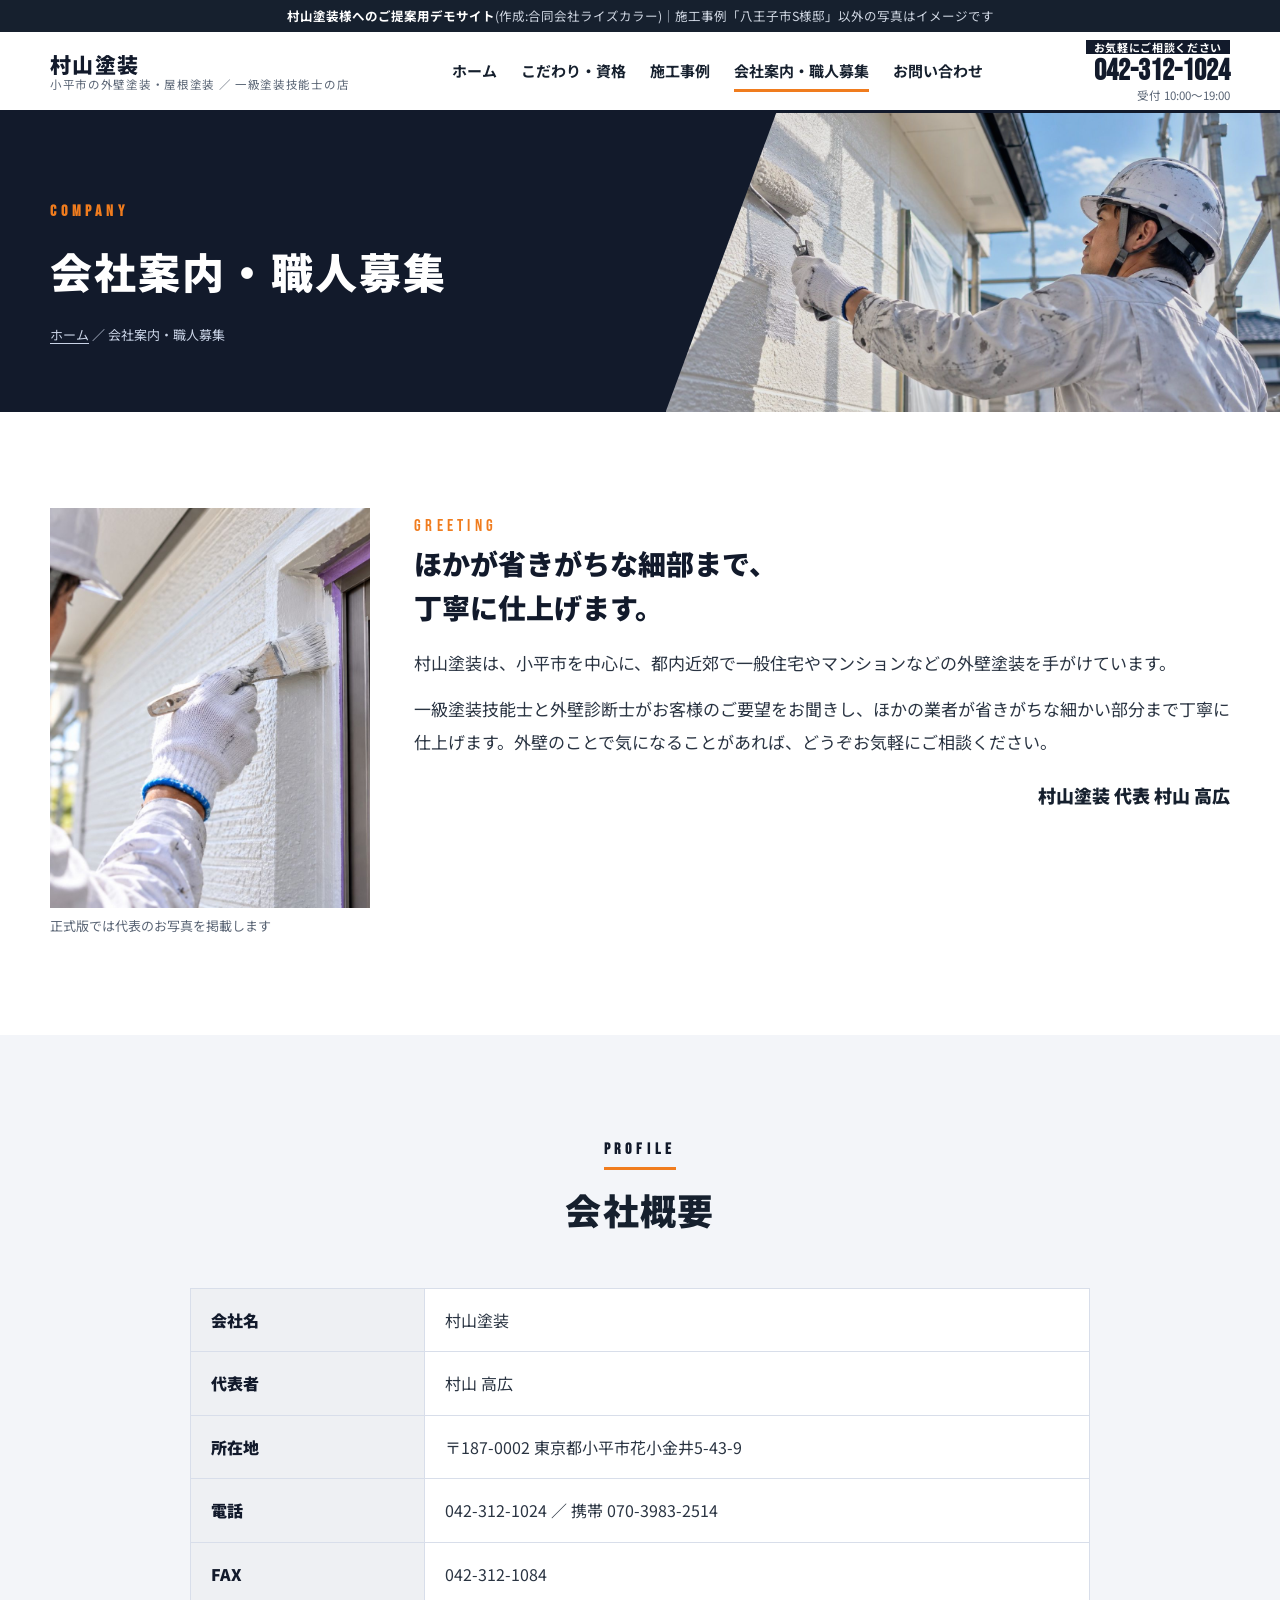
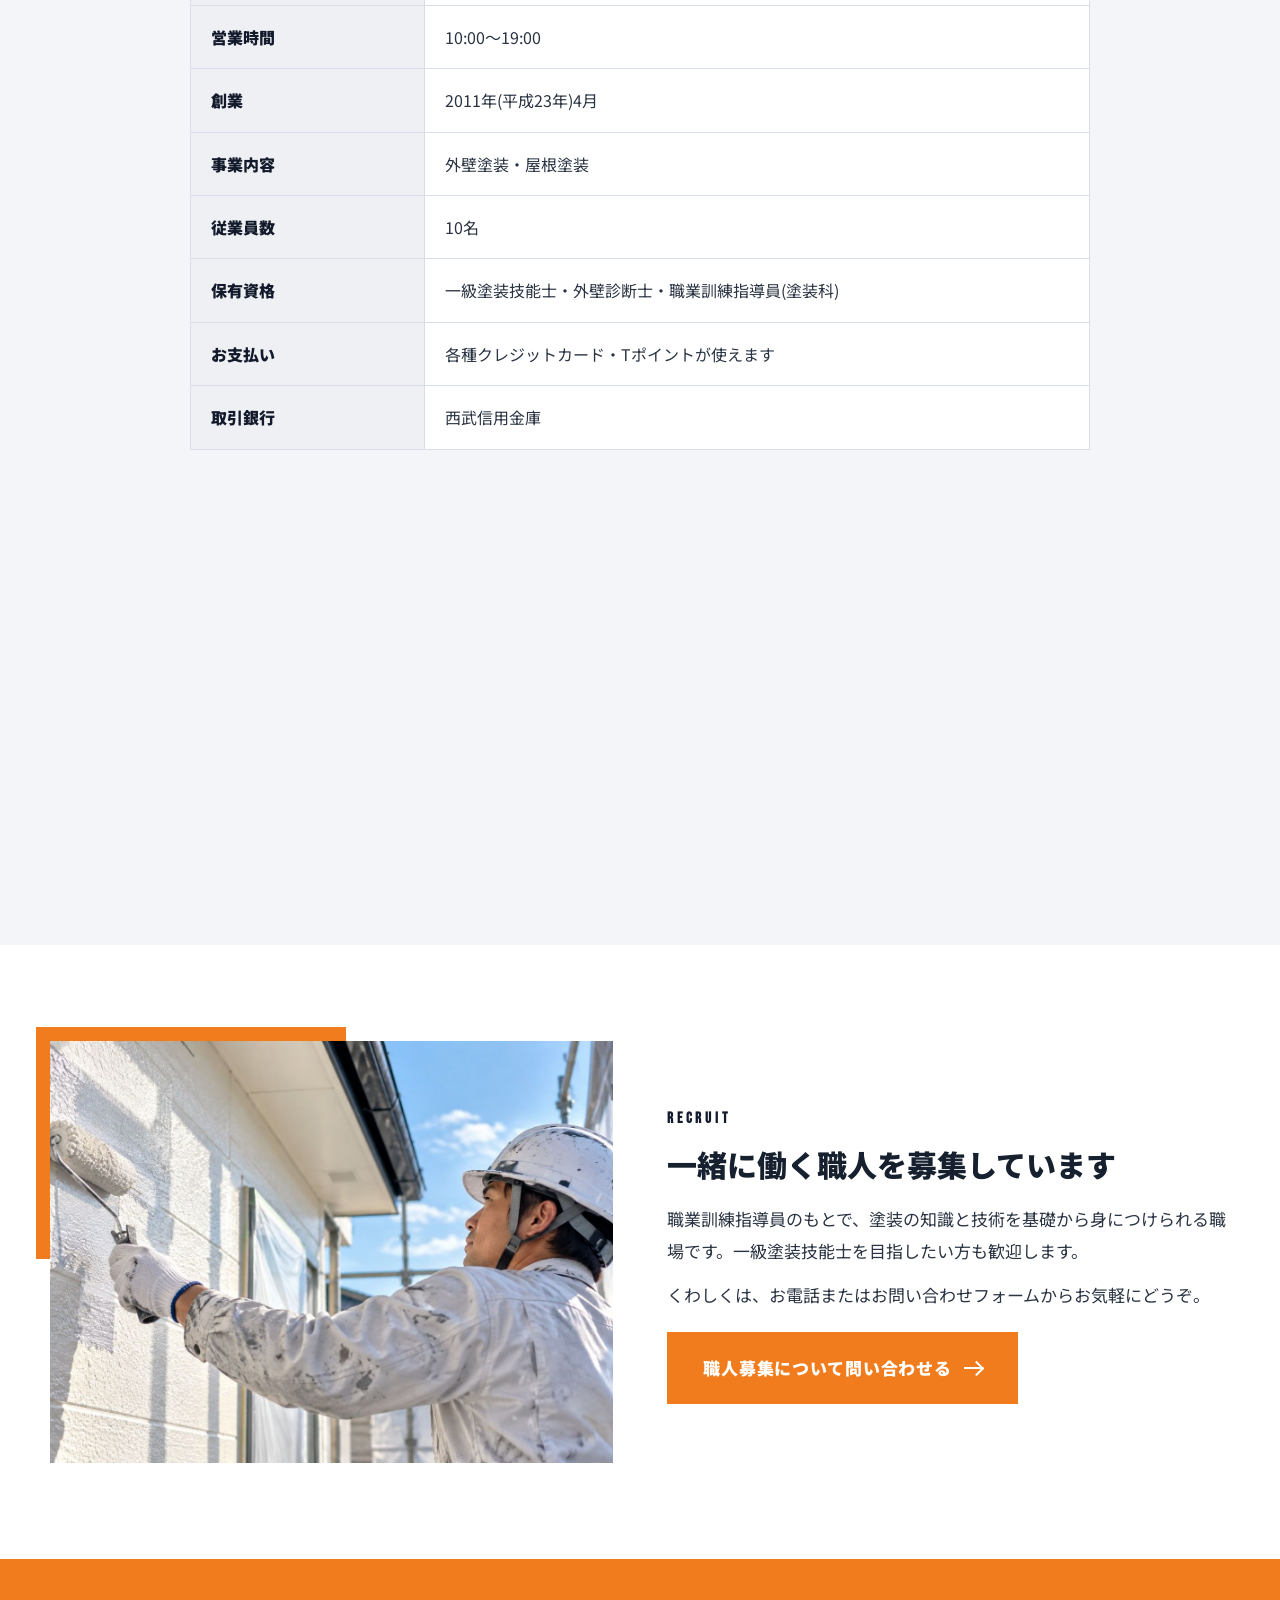
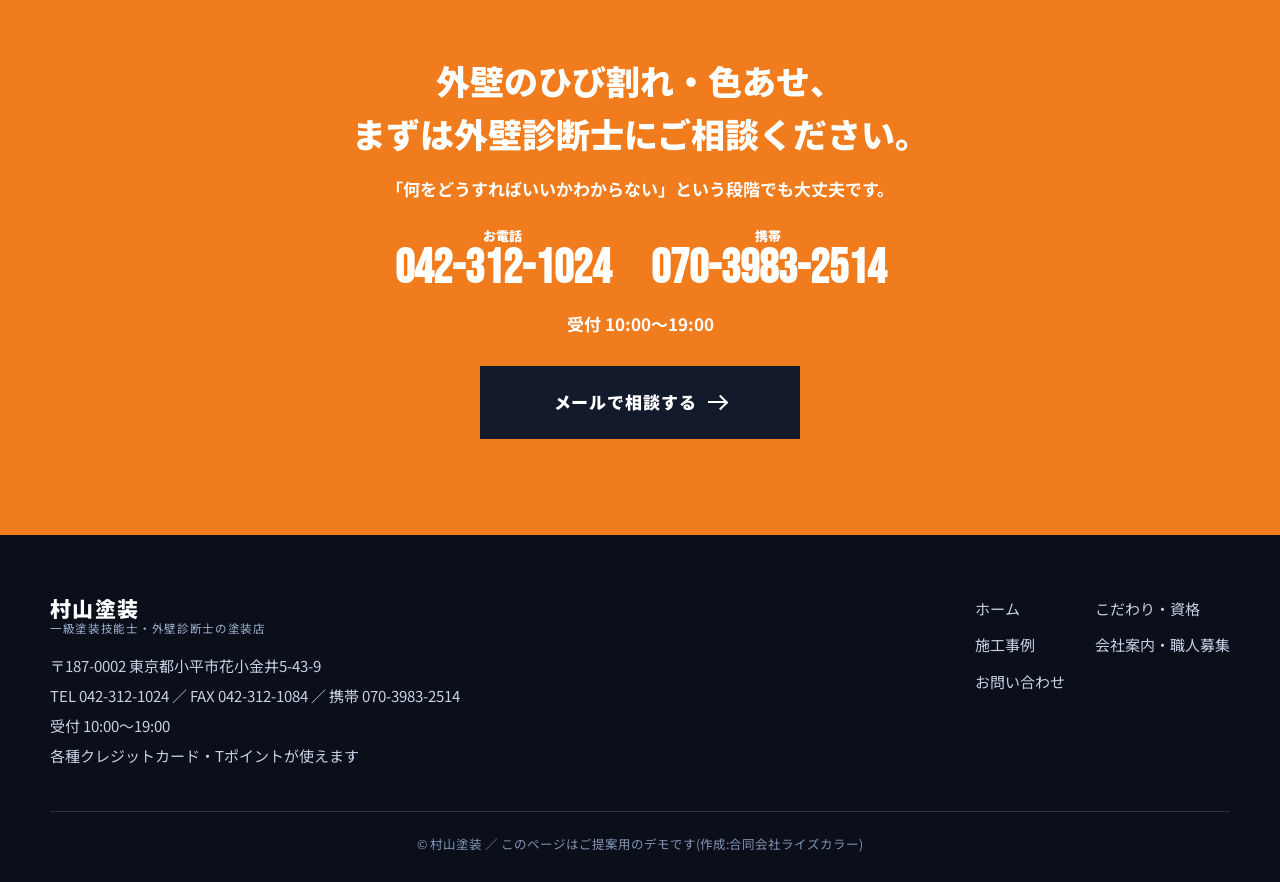
<file: company.html>
<!doctype html>
<html lang="ja">
<head>
<meta charset="utf-8">
<meta name="viewport" content="width=device-width,initial-scale=1">
<title>会社案内・職人募集|村山塗装</title>
<meta name="description" content="代表あいさつ、会社概要、職人募集。">
<meta name="robots" content="noindex,nofollow">
<link rel="preconnect" href="https://fonts.googleapis.com">
<link rel="preconnect" href="https://fonts.gstatic.com" crossorigin>
<link href="https://fonts.googleapis.com/css2?family=Noto+Sans+JP:wght@400;700;900&family=Bebas+Neue&display=swap" rel="stylesheet">
<link rel="stylesheet" href="style.css">
</head>
<body>
<div class="demo-ribbon"><strong>村山塗装様へのご提案用デモサイト</strong>(作成:合同会社ライズカラー)｜施工事例「八王子市S様邸」以外の写真はイメージです</div>
<header class="header">
  <div class="wrap">
    <a href="index.html" class="logo"><span class="t"><span class="name">村山塗装</span><span class="sub">小平市の外壁塗装・屋根塗装 ／ 一級塗装技能士の店</span></span></a>
    <nav class="nav" aria-label="メインメニュー">
      <a href="index.html">ホーム</a>
      <a href="kodawari.html">こだわり・資格</a>
      <a href="works.html">施工事例</a>
      <a href="company.html" class="current">会社案内・職人募集</a>
      <a href="contact.html">お問い合わせ</a>
    </nav>
    <a href="tel:0423121024" class="head-tel"><span class="free">お気軽にご相談ください</span><span class="n">042-312-1024</span><span class="time">受付 10:00〜19:00</span></a>
    <button class="menu-btn" aria-label="メニュー" aria-expanded="false"><span></span><span></span><span></span></button>
  </div>
</header>
<div class="page-head">
  <div class="bg" style="background-image:url('img/hero.jpg')"></div>
  <div class="wrap"><span class="en">COMPANY</span><h1>会社案内・職人募集</h1><p class="breadcrumb"><a href="index.html">ホーム</a> ／ 会社案内・職人募集</p></div>
</div>
<main>
<section>
  <div class="wrap">
    <div class="greeting reveal">
      <figure class="ph"><img src="img/brush.jpg" alt="" loading="lazy"><figcaption>正式版では代表のお写真を掲載します</figcaption></figure>
      <div>
        <span class="tag" style="font-family:'Bebas Neue';letter-spacing:.25em;color:var(--yellow)">GREETING</span>
        <h3>ほかが省きがちな細部まで、<br>丁寧に仕上げます。</h3>
        <p>村山塗装は、小平市を中心に、都内近郊で一般住宅やマンションなどの外壁塗装を手がけています。</p>
        <p>一級塗装技能士と外壁診断士がお客様のご要望をお聞きし、ほかの業者が省きがちな細かい部分まで丁寧に仕上げます。外壁のことで気になることがあれば、どうぞお気軽にご相談ください。</p>
        <p class="sign">村山塗装 代表 村山 高広</p>
      </div>
    </div>
  </div>
</section>

<section class="bg-gray">
  <div class="wrap">
    <div class="title center reveal"><span class="en">PROFILE</span><h2>会社概要</h2></div>
    <div class="reveal" style="max-width:900px;margin-inline:auto">
      <table class="table">
        <tr><th>会社名</th><td>村山塗装</td></tr>
        <tr><th>代表者</th><td>村山 高広</td></tr>
        <tr><th>所在地</th><td>〒187-0002 東京都小平市花小金井5-43-9</td></tr>
        <tr><th>電話</th><td><a href="tel:0423121024">042-312-1024</a> ／ 携帯 <a href="tel:07039832514">070-3983-2514</a></td></tr>
        <tr><th>FAX</th><td>042-312-1084</td></tr>
        <tr><th>営業時間</th><td>10:00〜19:00</td></tr>
        <tr><th>創業</th><td>2011年(平成23年)4月</td></tr>
        <tr><th>事業内容</th><td>外壁塗装・屋根塗装</td></tr>
        <tr><th>従業員数</th><td>10名</td></tr>
        <tr><th>保有資格</th><td>一級塗装技能士・外壁診断士・職業訓練指導員(塗装科)</td></tr>
        <tr><th>お支払い</th><td>各種クレジットカード・Tポイントが使えます</td></tr>
        <tr><th>取引銀行</th><td>西武信用金庫</td></tr>
      </table>
      <div class="map" style="margin-top:30px"><iframe style="width:100%;height:360px;border:0" src="https://maps.google.com/maps?q=%E6%9D%B1%E4%BA%AC%E9%83%BD%E5%B0%8F%E5%B9%B3%E5%B8%82%E8%8A%B1%E5%B0%8F%E9%87%91%E4%BA%955-43-9&z=16&output=embed" title="村山塗装の地図" loading="lazy"></iframe></div>
    </div>
  </div>
</section>

<section>
  <div class="wrap">
    <div class="split reveal">
      <div class="ph"><img src="img/hero.jpg" alt="" loading="lazy"></div>
      <div><span class="tag">RECRUIT</span><h3>一緒に働く職人を募集しています</h3><p>職業訓練指導員のもとで、塗装の知識と技術を基礎から身につけられる職場です。一級塗装技能士を目指したい方も歓迎します。</p><p>くわしくは、お電話またはお問い合わせフォームからお気軽にどうぞ。</p><div class="btns" style="margin-top:20px"><a href="contact.html#form" class="btn btn-yellow">職人募集について問い合わせる<span class="ar"></span></a></div></div>
    </div>
  </div>
</section>
<section class="cta" style="background:var(--yellow);color:#fff">
  <div class="wrap reveal">
    <h2 style="color:#fff">外壁のひび割れ・色あせ、<br>まずは外壁診断士にご相談ください。</h2>
    <p>「何をどうすればいいかわからない」という段階でも大丈夫です。</p>
    <div class="tels">
      <a href="tel:0423121024" style="color:#fff"><small style="color:#fff">お電話</small><span class="num" style="color:#fff">042-312-1024</span></a>
      <a href="tel:07039832514" style="color:#fff"><small style="color:#fff">携帯</small><span class="num" style="color:#fff">070-3983-2514</span></a>
    </div>
    <p>受付 10:00〜19:00</p>
    <div class="btns"><a href="contact.html#form" class="btn btn-blue">メールで相談する<span class="ar"></span></a></div>
  </div>
</section>
</main>
<footer class="footer">
  <div class="wrap">
    <div class="cols">
      <div>
        <a href="index.html" class="logo"><span class="t"><span class="name">村山塗装</span><span class="sub">一級塗装技能士・外壁診断士の塗装店</span></span></a>
        <address>〒187-0002 東京都小平市花小金井5-43-9<br>TEL 042-312-1024 ／ FAX 042-312-1084 ／ 携帯 070-3983-2514<br>受付 10:00〜19:00<br>各種クレジットカード・Tポイントが使えます</address>
      </div>
      <nav aria-label="フッターメニュー">
        <a href="index.html">ホーム</a><a href="kodawari.html">こだわり・資格</a>
        <a href="works.html">施工事例</a><a href="company.html">会社案内・職人募集</a>
        <a href="contact.html">お問い合わせ</a>
      </nav>
    </div>
    <p class="copy">© 村山塗装 ／ このページはご提案用のデモです(作成:合同会社ライズカラー)</p>
  </div>
</footer>
<div class="sp-bar"><a class="t" href="tel:0423121024">電話で相談する</a><a class="m" href="contact.html#form" style="color:#fff">メールで相談</a></div>
<script src="main.js"></script>
</body>
</html>
</file>
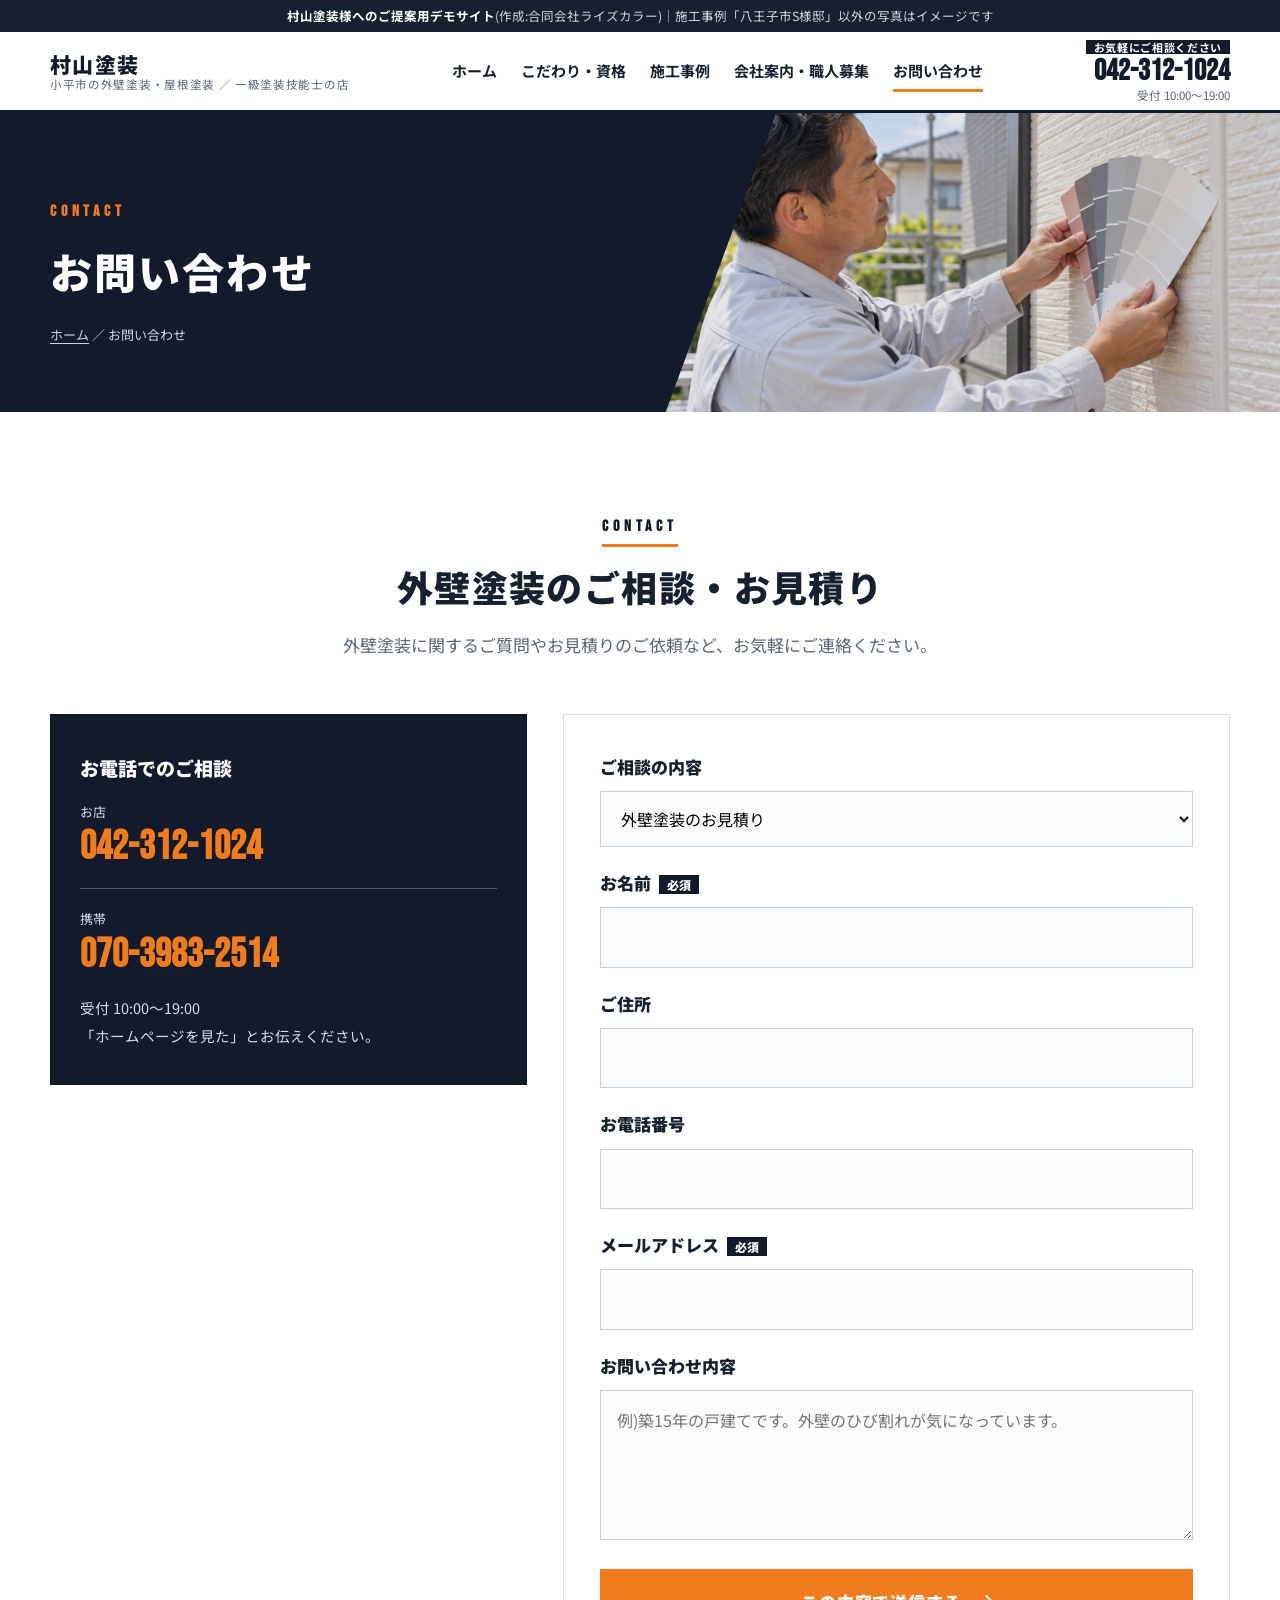
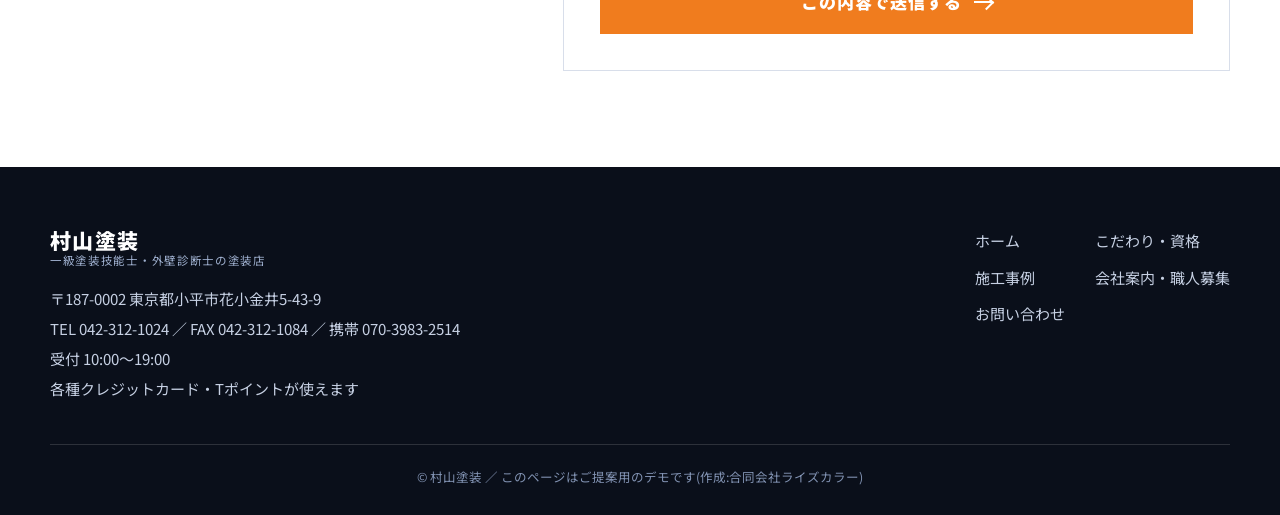
<file: contact.html>
<!doctype html>
<html lang="ja">
<head>
<meta charset="utf-8">
<meta name="viewport" content="width=device-width,initial-scale=1">
<title>お問い合わせ|村山塗装</title>
<meta name="description" content="外壁塗装のご相談・お見積りはお気軽に。">
<meta name="robots" content="noindex,nofollow">
<link rel="preconnect" href="https://fonts.googleapis.com">
<link rel="preconnect" href="https://fonts.gstatic.com" crossorigin>
<link href="https://fonts.googleapis.com/css2?family=Noto+Sans+JP:wght@400;700;900&family=Bebas+Neue&display=swap" rel="stylesheet">
<link rel="stylesheet" href="style.css">
</head>
<body>
<div class="demo-ribbon"><strong>村山塗装様へのご提案用デモサイト</strong>(作成:合同会社ライズカラー)｜施工事例「八王子市S様邸」以外の写真はイメージです</div>
<header class="header">
  <div class="wrap">
    <a href="index.html" class="logo"><span class="t"><span class="name">村山塗装</span><span class="sub">小平市の外壁塗装・屋根塗装 ／ 一級塗装技能士の店</span></span></a>
    <nav class="nav" aria-label="メインメニュー">
      <a href="index.html">ホーム</a>
      <a href="kodawari.html">こだわり・資格</a>
      <a href="works.html">施工事例</a>
      <a href="company.html">会社案内・職人募集</a>
      <a href="contact.html" class="current">お問い合わせ</a>
    </nav>
    <a href="tel:0423121024" class="head-tel"><span class="free">お気軽にご相談ください</span><span class="n">042-312-1024</span><span class="time">受付 10:00〜19:00</span></a>
    <button class="menu-btn" aria-label="メニュー" aria-expanded="false"><span></span><span></span><span></span></button>
  </div>
</header>
<div class="page-head">
  <div class="bg" style="background-image:url('img/color.jpg')"></div>
  <div class="wrap"><span class="en">CONTACT</span><h1>お問い合わせ</h1><p class="breadcrumb"><a href="index.html">ホーム</a> ／ お問い合わせ</p></div>
</div>
<main>
<section id="form">
  <div class="wrap">
    <div class="title center reveal"><span class="en">CONTACT</span><h2>外壁塗装のご相談・お見積り</h2><p>外壁塗装に関するご質問やお見積りのご依頼など、お気軽にご連絡ください。</p></div>
    <div class="contact-box">
      <div class="tel-card reveal">
        <h3>お電話でのご相談</h3>
        <div class="row"><small>お店</small><a class="n" href="tel:0423121024">042-312-1024</a></div>
        <div class="row"><small>携帯</small><a class="n" href="tel:07039832514">070-3983-2514</a></div>
        <p>受付 10:00〜19:00<br>「ホームページを見た」とお伝えください。</p>
      </div>
      <form class="form reveal d1" novalidate>
        <div class="row"><label for="kind">ご相談の内容</label><select id="kind"><option>外壁塗装のお見積り</option><option>屋根塗装のお見積り</option><option>雨樋・防水について</option><option>職人募集について</option><option>その他</option></select></div>
        <div class="row"><label for="nm">お名前<span class="req">必須</span></label><input id="nm" type="text" autocomplete="name"></div>
        <div class="row"><label for="adr">ご住所</label><input id="adr" type="text" autocomplete="street-address"></div>
        <div class="row"><label for="tel">お電話番号</label><input id="tel" type="tel" autocomplete="tel"></div>
        <div class="row"><label for="mail">メールアドレス<span class="req">必須</span></label><input id="mail" type="email" autocomplete="email"></div>
        <div class="row"><label for="msg">お問い合わせ内容</label><textarea id="msg" placeholder="例)築15年の戸建てです。外壁のひび割れが気になっています。"></textarea></div>
        <button type="submit" class="btn btn-yellow" style="width:100%">この内容で送信する<span class="ar"></span></button>
        <p class="msg">これはご提案用のデモのため、送信はされません。正式版では、村山塗装様のメールに届くように設定します。</p>
      </form>
    </div>
  </div>
</section>
</main>
<footer class="footer">
  <div class="wrap">
    <div class="cols">
      <div>
        <a href="index.html" class="logo"><span class="t"><span class="name">村山塗装</span><span class="sub">一級塗装技能士・外壁診断士の塗装店</span></span></a>
        <address>〒187-0002 東京都小平市花小金井5-43-9<br>TEL 042-312-1024 ／ FAX 042-312-1084 ／ 携帯 070-3983-2514<br>受付 10:00〜19:00<br>各種クレジットカード・Tポイントが使えます</address>
      </div>
      <nav aria-label="フッターメニュー">
        <a href="index.html">ホーム</a><a href="kodawari.html">こだわり・資格</a>
        <a href="works.html">施工事例</a><a href="company.html">会社案内・職人募集</a>
        <a href="contact.html">お問い合わせ</a>
      </nav>
    </div>
    <p class="copy">© 村山塗装 ／ このページはご提案用のデモです(作成:合同会社ライズカラー)</p>
  </div>
</footer>
<div class="sp-bar"><a class="t" href="tel:0423121024">電話で相談する</a><a class="m" href="contact.html#form" style="color:#fff">メールで相談</a></div>
<script src="main.js"></script>
</body>
</html>
</file>
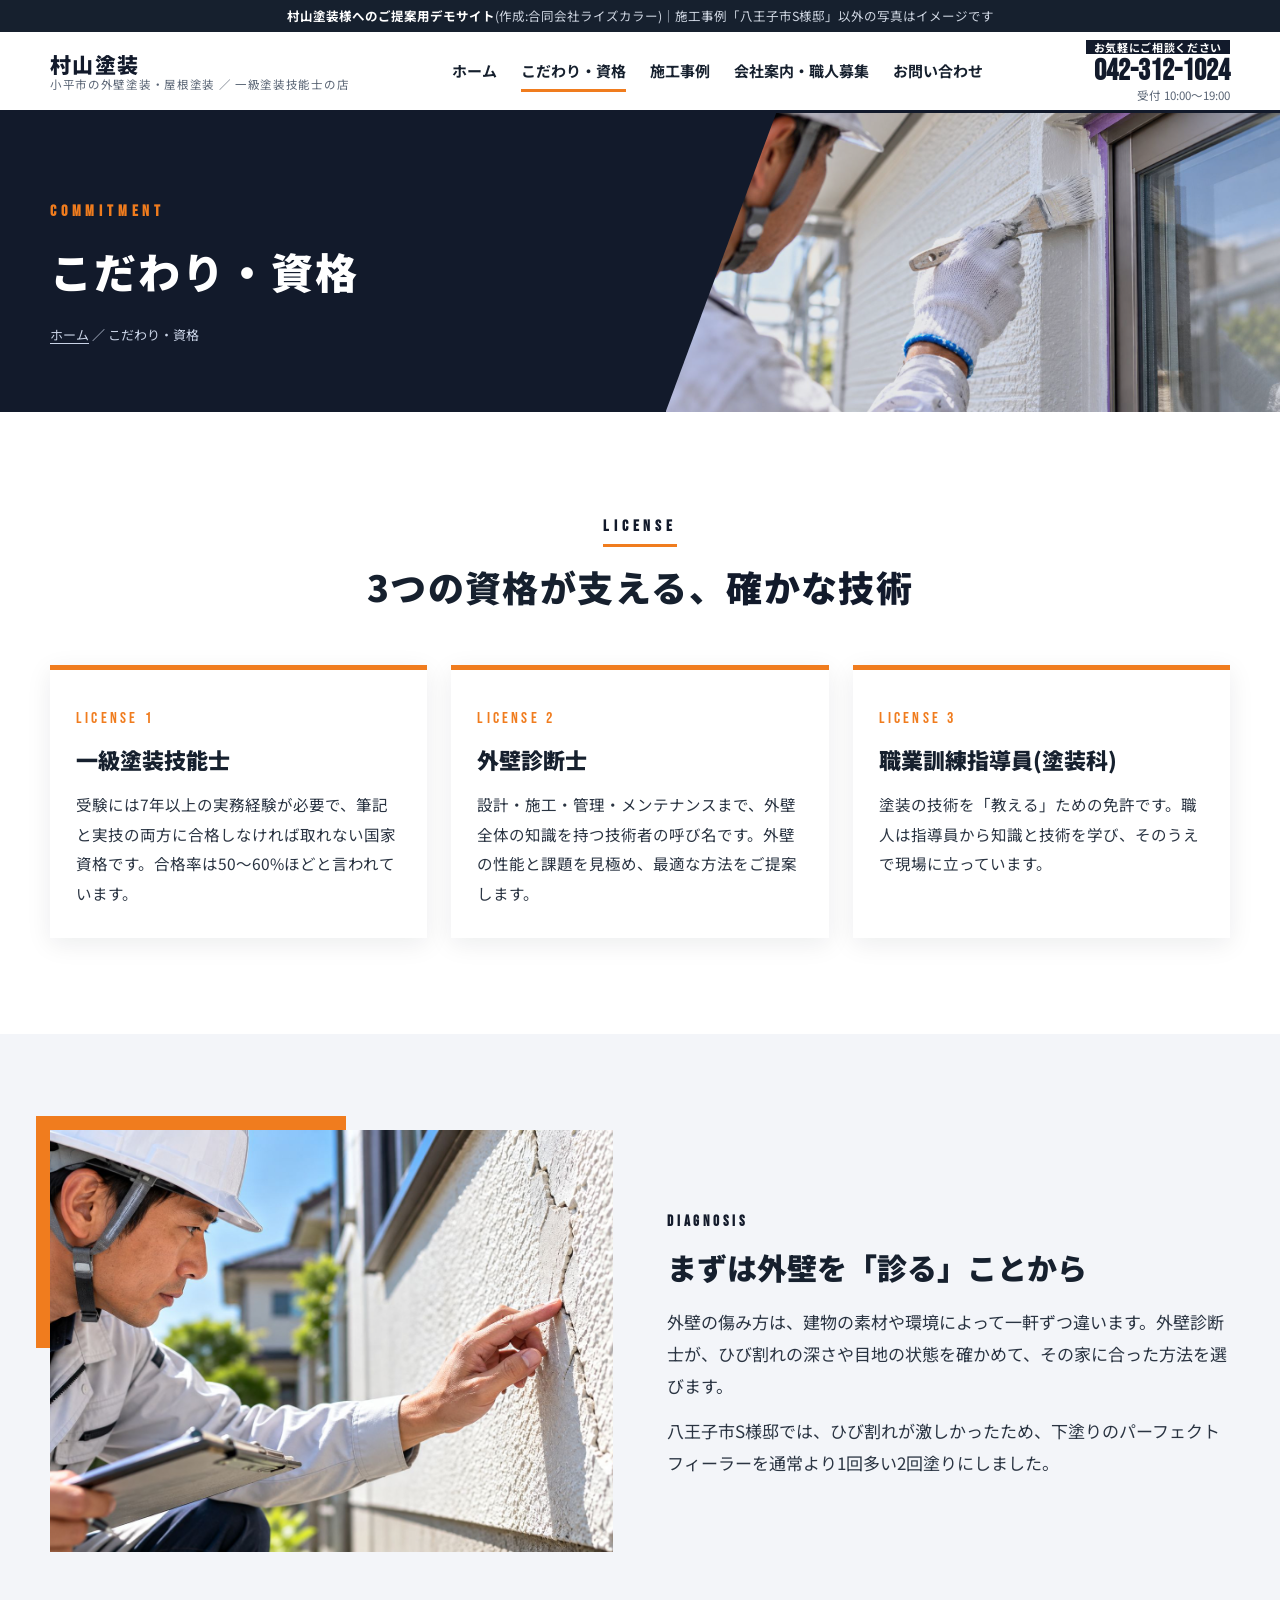
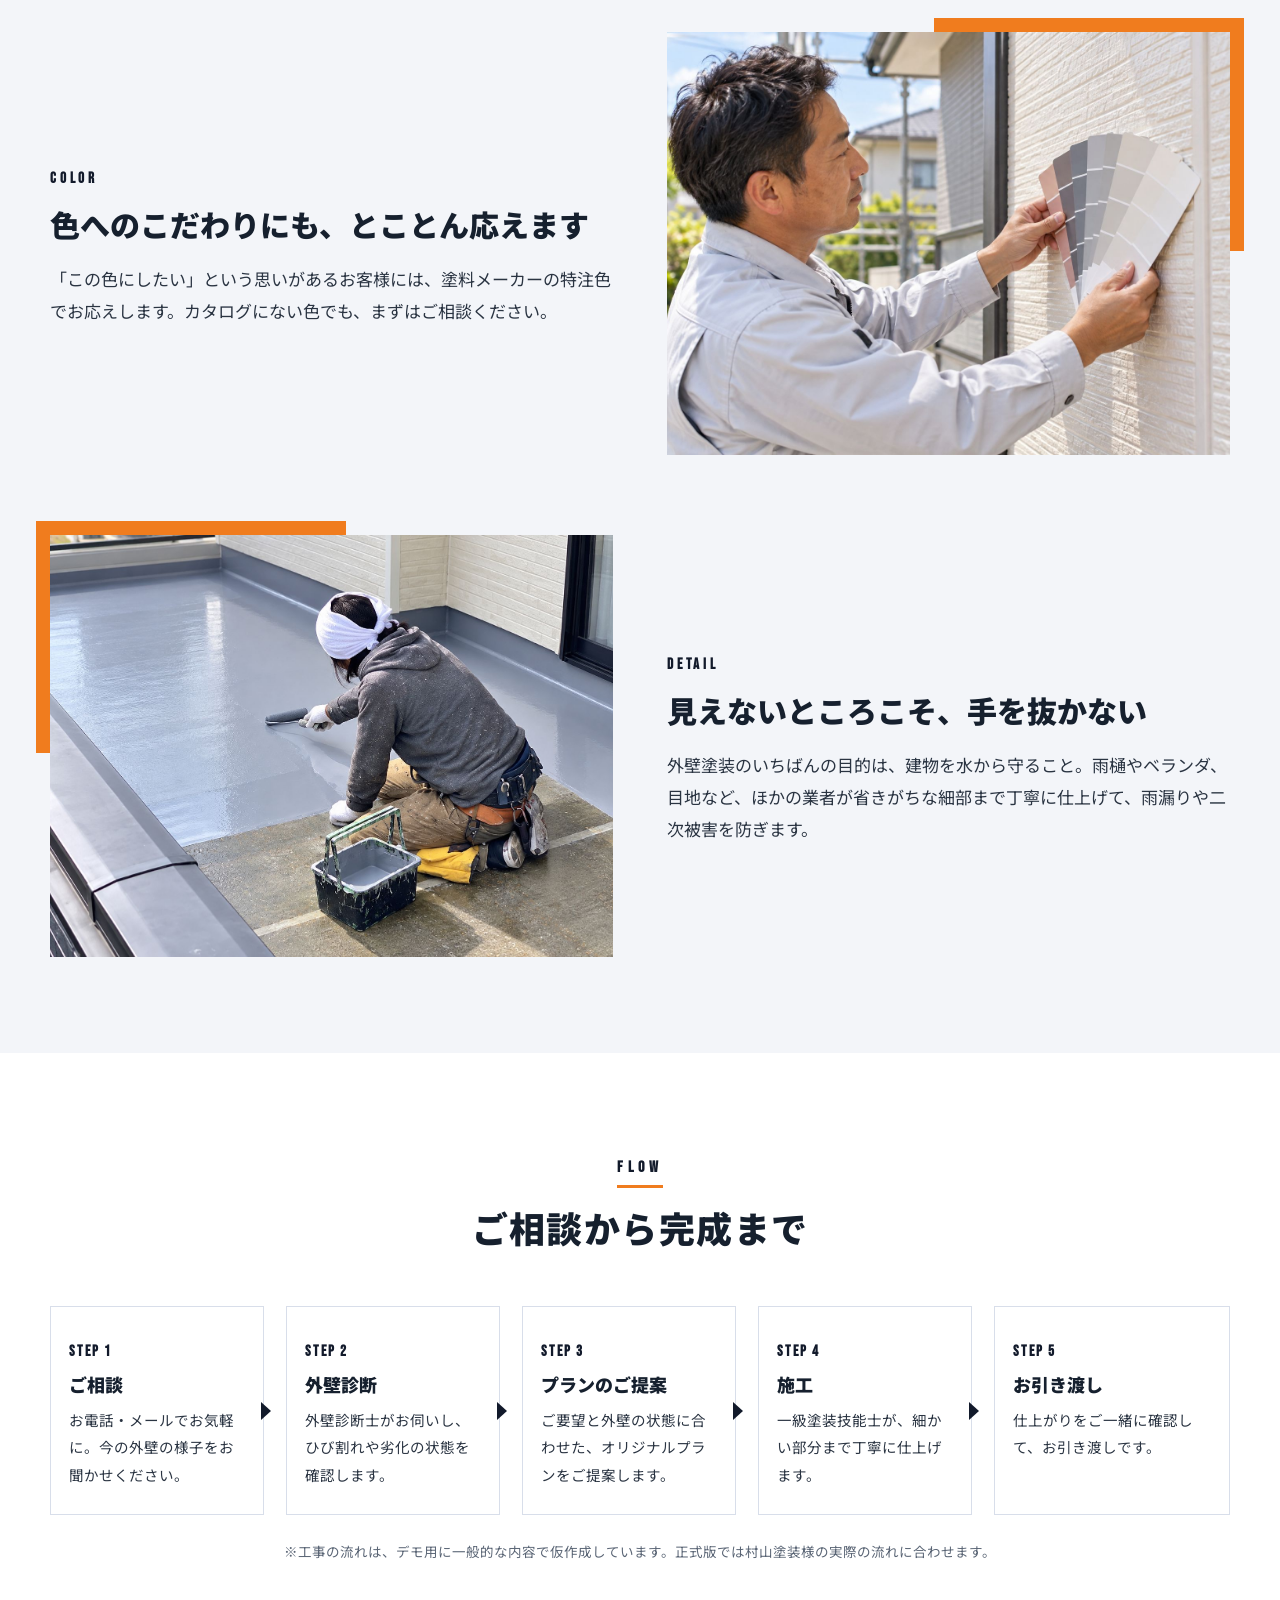
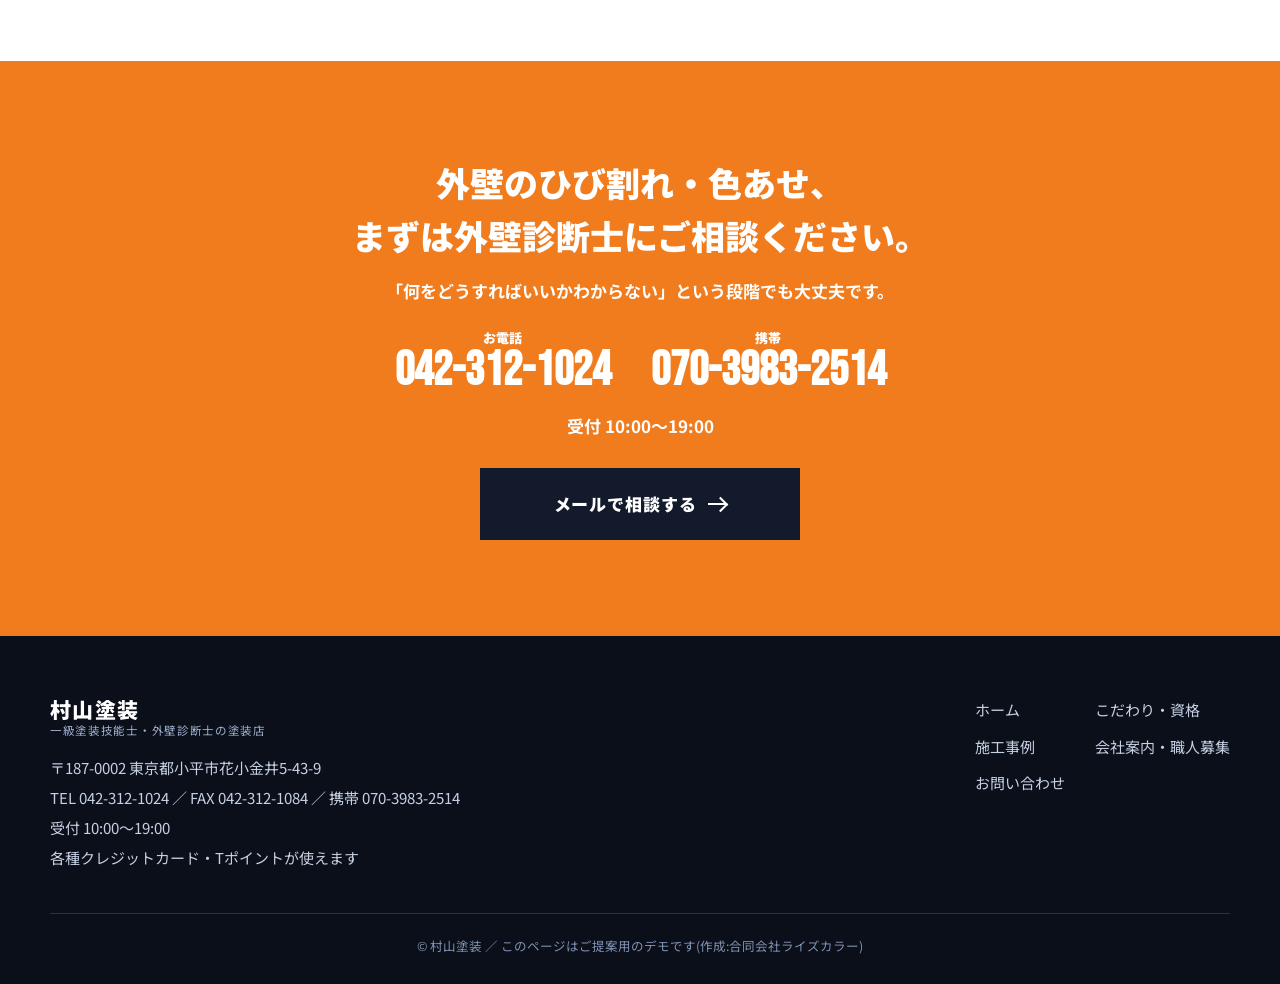
<file: kodawari.html>
<!doctype html>
<html lang="ja">
<head>
<meta charset="utf-8">
<meta name="viewport" content="width=device-width,initial-scale=1">
<title>こだわり・資格|村山塗装</title>
<meta name="description" content="一級塗装技能士・外壁診断士・職業訓練指導員。村山塗装のこだわりと、ご相談から完成までの流れ。">
<meta name="robots" content="noindex,nofollow">
<link rel="preconnect" href="https://fonts.googleapis.com">
<link rel="preconnect" href="https://fonts.gstatic.com" crossorigin>
<link href="https://fonts.googleapis.com/css2?family=Noto+Sans+JP:wght@400;700;900&family=Bebas+Neue&display=swap" rel="stylesheet">
<link rel="stylesheet" href="style.css">
</head>
<body>
<div class="demo-ribbon"><strong>村山塗装様へのご提案用デモサイト</strong>(作成:合同会社ライズカラー)｜施工事例「八王子市S様邸」以外の写真はイメージです</div>
<header class="header">
  <div class="wrap">
    <a href="index.html" class="logo"><span class="t"><span class="name">村山塗装</span><span class="sub">小平市の外壁塗装・屋根塗装 ／ 一級塗装技能士の店</span></span></a>
    <nav class="nav" aria-label="メインメニュー">
      <a href="index.html">ホーム</a>
      <a href="kodawari.html" class="current">こだわり・資格</a>
      <a href="works.html">施工事例</a>
      <a href="company.html">会社案内・職人募集</a>
      <a href="contact.html">お問い合わせ</a>
    </nav>
    <a href="tel:0423121024" class="head-tel"><span class="free">お気軽にご相談ください</span><span class="n">042-312-1024</span><span class="time">受付 10:00〜19:00</span></a>
    <button class="menu-btn" aria-label="メニュー" aria-expanded="false"><span></span><span></span><span></span></button>
  </div>
</header>
<div class="page-head">
  <div class="bg" style="background-image:url('img/brush.jpg')"></div>
  <div class="wrap"><span class="en">COMMITMENT</span><h1>こだわり・資格</h1><p class="breadcrumb"><a href="index.html">ホーム</a> ／ こだわり・資格</p></div>
</div>
<main>
<section>
  <div class="wrap">
    <div class="title center reveal"><span class="en">LICENSE</span><h2>3つの資格が支える、<em>確かな技術</em></h2></div>
    <div class="lic-grid">
      <div class="lic reveal"><span class="k">LICENSE 1</span><h3>一級塗装技能士</h3><p>受験には7年以上の実務経験が必要で、筆記と実技の両方に合格しなければ取れない国家資格です。合格率は50〜60%ほどと言われています。</p></div>
      <div class="lic reveal d1"><span class="k">LICENSE 2</span><h3>外壁診断士</h3><p>設計・施工・管理・メンテナンスまで、外壁全体の知識を持つ技術者の呼び名です。外壁の性能と課題を見極め、最適な方法をご提案します。</p></div>
      <div class="lic reveal d2"><span class="k">LICENSE 3</span><h3>職業訓練指導員(塗装科)</h3><p>塗装の技術を「教える」ための免許です。職人は指導員から知識と技術を学び、そのうえで現場に立っています。</p></div>
    </div>

  </div>
</section>

<section class="bg-gray">
  <div class="wrap">
    <div class="split reveal">
      <div class="ph"><img src="img/check.jpg" alt="外壁診断" loading="lazy"></div>
      <div><span class="tag">DIAGNOSIS</span><h3>まずは外壁を「診る」ことから</h3><p>外壁の傷み方は、建物の素材や環境によって一軒ずつ違います。外壁診断士が、ひび割れの深さや目地の状態を確かめて、その家に合った方法を選びます。</p><p>八王子市S様邸では、ひび割れが激しかったため、下塗りのパーフェクトフィーラーを通常より1回多い2回塗りにしました。</p></div>
    </div>
    <div class="split rev reveal">
      <div class="ph"><img src="img/color.jpg" alt="色見本で外壁の色を選ぶ" loading="lazy"></div>
      <div><span class="tag">COLOR</span><h3>色へのこだわりにも、とことん応えます</h3><p>「この色にしたい」という思いがあるお客様には、塗料メーカーの特注色でお応えします。カタログにない色でも、まずはご相談ください。</p></div>
    </div>
    <div class="split reveal">
      <div class="ph"><img src="img/waterproof.jpg" alt="防水工事" loading="lazy"></div>
      <div><span class="tag">DETAIL</span><h3>見えないところこそ、手を抜かない</h3><p>外壁塗装のいちばんの目的は、建物を水から守ること。雨樋やベランダ、目地など、ほかの業者が省きがちな細部まで丁寧に仕上げて、雨漏りや二次被害を防ぎます。</p></div>
    </div>
  </div>
</section>

<section>
  <div class="wrap">
    <div class="title center reveal"><span class="en">FLOW</span><h2>ご相談から完成まで</h2></div>
    <ol class="flow">
      <li class="reveal"><span class="s">STEP 1</span><h3>ご相談</h3><p>お電話・メールでお気軽に。今の外壁の様子をお聞かせください。</p></li>
      <li class="reveal d1"><span class="s">STEP 2</span><h3>外壁診断</h3><p>外壁診断士がお伺いし、ひび割れや劣化の状態を確認します。</p></li>
      <li class="reveal d2"><span class="s">STEP 3</span><h3>プランのご提案</h3><p>ご要望と外壁の状態に合わせた、オリジナルプランをご提案します。</p></li>
      <li class="reveal d3"><span class="s">STEP 4</span><h3>施工</h3><p>一級塗装技能士が、細かい部分まで丁寧に仕上げます。</p></li>
      <li class="reveal"><span class="s">STEP 5</span><h3>お引き渡し</h3><p>仕上がりをご一緒に確認して、お引き渡しです。</p></li>
    </ol>
    <p class="note">※工事の流れは、デモ用に一般的な内容で仮作成しています。正式版では村山塗装様の実際の流れに合わせます。</p>

  </div>
</section>
<section class="cta" style="background:var(--yellow);color:#fff">
  <div class="wrap reveal">
    <h2 style="color:#fff">外壁のひび割れ・色あせ、<br>まずは外壁診断士にご相談ください。</h2>
    <p>「何をどうすればいいかわからない」という段階でも大丈夫です。</p>
    <div class="tels">
      <a href="tel:0423121024" style="color:#fff"><small style="color:#fff">お電話</small><span class="num" style="color:#fff">042-312-1024</span></a>
      <a href="tel:07039832514" style="color:#fff"><small style="color:#fff">携帯</small><span class="num" style="color:#fff">070-3983-2514</span></a>
    </div>
    <p>受付 10:00〜19:00</p>
    <div class="btns"><a href="contact.html#form" class="btn btn-blue">メールで相談する<span class="ar"></span></a></div>
  </div>
</section>
</main>
<footer class="footer">
  <div class="wrap">
    <div class="cols">
      <div>
        <a href="index.html" class="logo"><span class="t"><span class="name">村山塗装</span><span class="sub">一級塗装技能士・外壁診断士の塗装店</span></span></a>
        <address>〒187-0002 東京都小平市花小金井5-43-9<br>TEL 042-312-1024 ／ FAX 042-312-1084 ／ 携帯 070-3983-2514<br>受付 10:00〜19:00<br>各種クレジットカード・Tポイントが使えます</address>
      </div>
      <nav aria-label="フッターメニュー">
        <a href="index.html">ホーム</a><a href="kodawari.html">こだわり・資格</a>
        <a href="works.html">施工事例</a><a href="company.html">会社案内・職人募集</a>
        <a href="contact.html">お問い合わせ</a>
      </nav>
    </div>
    <p class="copy">© 村山塗装 ／ このページはご提案用のデモです(作成:合同会社ライズカラー)</p>
  </div>
</footer>
<div class="sp-bar"><a class="t" href="tel:0423121024">電話で相談する</a><a class="m" href="contact.html#form" style="color:#fff">メールで相談</a></div>
<script src="main.js"></script>
</body>
</html>
</file>
<file: style.css>
/* 村山塗装 ご提案用デモ — 濃紺(黒寄り)×白、差し色にオレンジ */
:root{
  --blue:#121a2b;
  --blue-deep:#0a0f1a;
  --blue-soft:#eef0f3;
  --yellow:#f07c1e;
  --ink:#16202e;
  --text:#2a3442;
  --muted:#5a6575;
  --line:#d8deea;
  --gray:#f3f5f9;
  --max:1180px;
}
*{box-sizing:border-box;margin:0;padding:0}
html{scroll-behavior:smooth}
body{font-family:"Noto Sans JP",system-ui,sans-serif;font-size:17px;line-height:1.9;color:var(--text);background:#fff;-webkit-font-smoothing:antialiased;overflow-x:hidden}
img{max-width:100%;display:block}
a{color:inherit;text-decoration:none}
.wrap{width:min(var(--max),100% - 32px);margin-inline:auto}
.num{font-family:"Bebas Neue",sans-serif}

.demo-ribbon{background:var(--ink);color:#cfd6e2;font-size:12.5px;text-align:center;padding:6px 12px;line-height:1.6}
.demo-ribbon strong{color:#fff}

/* ヘッダー */
.header{position:sticky;top:0;z-index:50;background:#fff;border-bottom:3px solid var(--blue)}
.header .wrap{display:flex;align-items:center;justify-content:space-between;gap:18px;height:78px}
.logo{display:flex;align-items:center;gap:12px}
.logo img{width:46px;height:52px;object-fit:contain}
.logo .t{display:flex;flex-direction:column;line-height:1.25}
.logo .name{font-size:21px;font-weight:900;color:var(--blue);letter-spacing:.06em;white-space:nowrap}
.logo .sub{font-size:11.5px;color:var(--muted);letter-spacing:.06em;white-space:nowrap}
.nav{display:flex;gap:24px;align-items:center}
.nav a{font-size:15px;font-weight:700;color:var(--ink);white-space:nowrap;position:relative;padding:4px 0}
.nav a::after{content:"";position:absolute;left:0;bottom:-3px;height:3px;width:100%;background:var(--yellow);transform:scaleX(0);transform-origin:right;transition:transform .35s}
.nav a:hover::after,.nav a.current::after{transform:scaleX(1);transform-origin:left}
.head-tel{display:flex;flex-direction:column;align-items:flex-end;line-height:1.15}
.head-tel .free{font-size:11px;font-weight:700;color:#fff;background:var(--blue);padding:1px 8px;letter-spacing:.06em}
.head-tel .n{font-family:"Bebas Neue",sans-serif;font-size:30px;font-weight:700;color:var(--blue);white-space:nowrap}
.head-tel .time{font-size:11.5px;color:var(--muted)}
.menu-btn{display:none;background:none;border:0;width:44px;height:44px;cursor:pointer;position:relative}
.menu-btn span{position:absolute;left:10px;right:10px;height:2px;background:var(--blue);transition:.3s}
.menu-btn span:nth-child(1){top:14px}.menu-btn span:nth-child(2){top:21px}.menu-btn span:nth-child(3){top:28px}
.menu-open .menu-btn span:nth-child(1){top:21px;transform:rotate(45deg)}
.menu-open .menu-btn span:nth-child(2){opacity:0}
.menu-open .menu-btn span:nth-child(3){top:21px;transform:rotate(-45deg)}

/* ボタン */
.btn{position:relative;display:inline-flex;align-items:center;justify-content:center;gap:12px;padding:18px 34px;font-size:17px;font-weight:900;letter-spacing:.05em;overflow:hidden;cursor:pointer;border:2px solid transparent;transition:background .3s,color .3s,transform .2s;font-family:inherit}
.btn::after{content:"";position:absolute;top:-20%;left:-75%;width:45%;height:140%;background:linear-gradient(100deg,rgba(255,255,255,0),rgba(255,255,255,.6) 50%,rgba(255,255,255,0));transform:skewX(-22deg);animation:shine 4.5s ease-in-out infinite}
.btn:hover::after{animation:shineFast .8s ease-out}
@keyframes shine{0%,70%{left:-75%}100%{left:135%}}
@keyframes shineFast{0%{left:-75%}100%{left:135%}}
.btn-yellow{background:var(--yellow);color:#fff}
.btn-yellow:hover{background:#ff9440}
.btn-blue{background:var(--blue);color:#fff}
.btn-blue:hover{background:var(--blue-deep)}
.btn-ghost{color:#fff;border-color:#fff;background:transparent}
.btn-ghost::after{display:none}
.btn-ghost:hover{background:#fff;color:var(--blue)}
.btn .ar{width:18px;height:2px;background:currentColor;position:relative;transition:transform .3s}
.btn .ar::after{content:"";position:absolute;right:0;top:-4px;width:9px;height:9px;border-top:2px solid currentColor;border-right:2px solid currentColor;transform:rotate(45deg)}
.btn:hover .ar{transform:translateX(5px)}

/* ヒーロー(左に文字、右に写真) */
.hero{position:relative;display:grid;grid-template-columns:46% 54%;min-height:620px;background:var(--blue);color:#fff;overflow:hidden}
.hero .txt{position:relative;z-index:2;padding:72px 48px 72px max(16px,calc((100vw - var(--max))/2));display:flex;flex-direction:column;justify-content:center}
.hero .since{display:inline-flex;align-items:center;gap:10px;align-self:flex-start;background:var(--yellow);color:#fff;font-weight:900;padding:6px 16px;font-size:15px;letter-spacing:.06em;opacity:0;animation:up .8s .2s forwards}
.hero h1{font-size:clamp(32px,4vw,52px);font-weight:900;line-height:1.4;letter-spacing:.04em;margin-top:22px;opacity:0;animation:up .9s .4s forwards}
.hero h1 em{font-style:normal;color:var(--yellow)}
.hero .lead{margin-top:18px;color:#dbe3f2;font-size:clamp(16px,1.5vw,18px);opacity:0;animation:up .9s .65s forwards}
.hero .areas{display:flex;flex-wrap:wrap;gap:6px;margin-top:20px;opacity:0;animation:up .9s .8s forwards}
.hero .areas span{font-size:13.5px;font-weight:700;border:1px solid rgba(255,255,255,.55);padding:3px 10px}
.hero .btns{display:flex;flex-wrap:wrap;gap:12px;margin-top:30px;opacity:0;animation:up .9s 1s forwards}
.hero .ph{position:relative;clip-path:polygon(12% 0,100% 0,100% 100%,0 100%);overflow:hidden}
.hero .ph img{width:100%;height:100%;object-fit:cover;transform:scale(1.1);animation:zoom 12s ease-out forwards}
.hero .ph::before{content:"";position:absolute;inset:0;z-index:1;background:var(--yellow);transform-origin:right;animation:wipe 1s .1s cubic-bezier(.7,0,.3,1) forwards}
.hero .rino{position:absolute;z-index:3;right:28px;bottom:24px;display:flex;align-items:center;gap:10px;background:#fff;color:var(--blue);padding:8px 16px 8px 8px;font-size:13px;font-weight:900;box-shadow:0 8px 24px rgba(0,0,0,.18);opacity:0;animation:up .8s 1.4s forwards}
.hero .rino img{width:46px;height:46px;object-fit:contain}
@keyframes up{from{opacity:0;transform:translateY(22px)}to{opacity:1;transform:none}}
@keyframes zoom{to{transform:scale(1)}}
@keyframes wipe{to{transform:scaleX(0)}}

/* 下層の見出し */
.page-head{background:var(--blue);color:#fff;position:relative;overflow:hidden;padding:80px 0 64px}
.page-head .bg{position:absolute;right:0;top:0;bottom:0;width:48%;background-size:cover;background-position:center;clip-path:polygon(18% 0,100% 0,100% 100%,0 100%);opacity:.9}
.page-head .wrap{position:relative}
.page-head .en{font-family:"Bebas Neue",sans-serif;font-size:16px;letter-spacing:.3em;color:var(--yellow);font-weight:600}
.page-head h1{font-size:clamp(28px,4vw,42px);font-weight:900;letter-spacing:.05em;margin-top:4px}
.breadcrumb{font-size:13px;color:#c9d3e6;margin-top:12px}
.breadcrumb a{text-decoration:underline;text-underline-offset:3px}

/* 共通 */
section{padding:96px 0}
.bg-gray{background:var(--gray)}
.bg-blue{background:var(--blue);color:#fff}
.title{margin-bottom:52px}
.title.center{text-align:center}
.title .en{display:inline-block;font-family:"Bebas Neue",sans-serif;font-weight:600;font-size:16px;letter-spacing:.3em;color:var(--blue);border-bottom:3px solid var(--yellow);padding-bottom:2px;margin-bottom:12px}
.bg-blue .title .en{color:var(--yellow);border-color:var(--yellow)}
.title h2{font-size:clamp(25px,3.2vw,36px);font-weight:900;color:var(--ink);line-height:1.5;letter-spacing:.04em}
.bg-blue .title h2{color:#fff}
.title h2 em{font-style:normal;color:var(--blue)}
.bg-blue .title h2 em{color:var(--yellow)}
.title p{margin-top:16px;color:var(--muted)}
.bg-blue .title p{color:#d3dcee}

/* 不安と答え */
.qa-grid{display:grid;grid-template-columns:repeat(4,1fr);gap:20px}
.qa{background:#fff;border-top:5px solid var(--blue);padding:26px 22px;box-shadow:0 6px 24px rgba(27,63,139,.08)}
.qa .q{font-weight:900;color:var(--ink);font-size:17px;line-height:1.6;padding-left:34px;position:relative}
.qa .q::before{content:"Q";position:absolute;left:0;top:-2px;font-family:"Bebas Neue",sans-serif;font-size:26px;color:var(--blue)}
.qa .a{margin-top:14px;padding-top:14px;border-top:1px dashed var(--line);padding-left:34px;position:relative;font-size:15.5px}
.qa .a::before{content:"A";position:absolute;left:0;top:10px;font-family:"Bebas Neue",sans-serif;font-size:26px;color:#d9650c}

/* 4つの理由 */
.reasons{display:grid;grid-template-columns:repeat(2,1fr);gap:28px}
.reason{display:grid;grid-template-columns:44% 1fr;background:#fff;border:1px solid var(--line);overflow:hidden;transition:transform .35s,box-shadow .35s}
.reason:hover{transform:translateY(-5px);box-shadow:0 16px 36px rgba(27,63,139,.14)}
.reason .ph{overflow:hidden}
.reason .ph img{width:100%;height:100%;object-fit:cover;min-height:230px;transition:transform .8s}
.reason:hover .ph img{transform:scale(1.06)}
.reason .body{padding:26px 26px 28px}
.reason .no{font-family:"Bebas Neue",sans-serif;font-weight:700;color:var(--yellow);background:var(--blue);display:inline-block;padding:0 10px;font-size:15px;letter-spacing:.1em}
.reason h3{font-size:21px;font-weight:900;color:var(--blue);margin:10px 0 8px;line-height:1.5}
.reason p{font-size:15.5px}

/* 数字 */
.stats{display:grid;grid-template-columns:repeat(4,1fr);gap:0;border:1px solid rgba(255,255,255,.3)}
.stat{text-align:center;padding:34px 12px;border-right:1px solid rgba(255,255,255,.3)}
.stat:last-child{border-right:0}
.stat .v{font-family:"Bebas Neue",sans-serif;font-size:clamp(46px,5.6vw,70px);font-weight:700;line-height:1;color:var(--yellow)}
.stat .u{font-size:19px;font-weight:900;margin-left:4px}
.stat .c{display:block;margin-top:12px;font-size:15px;color:#d8e0f0}

/* 費用実例 */
.cases{display:grid;grid-template-columns:repeat(3,1fr);gap:26px}
.case{background:#fff;border:1px solid var(--line);transition:transform .35s,box-shadow .35s}
.case:hover{transform:translateY(-5px);box-shadow:0 14px 32px rgba(27,63,139,.12)}
.case .ph{position:relative;aspect-ratio:4/3;overflow:hidden}
.case .ph img{width:100%;height:100%;object-fit:cover;transition:transform .8s}
.case:hover .ph img{transform:scale(1.06)}
.case .area{position:absolute;left:0;top:0;background:var(--blue);color:#fff;font-size:13px;font-weight:900;padding:4px 14px}
.case .body{padding:20px 22px 24px}
.case h3{font-size:19px;font-weight:900;color:var(--ink)}
.case .price{display:flex;align-items:baseline;gap:6px;margin:6px 0 12px;color:var(--blue);font-weight:900}
.case .price small{font-size:13px;color:var(--muted);font-weight:700}
.case .price .num{font-size:40px;line-height:1}
.case ul{list-style:none;display:flex;flex-wrap:wrap;gap:6px}
.case li{font-size:13px;background:var(--blue-soft);color:var(--blue);padding:2px 10px;font-weight:700}
.market{display:grid;grid-template-columns:auto 1fr;gap:26px;align-items:center;background:#fff;border-left:6px solid var(--yellow);padding:28px 30px;margin-bottom:44px;box-shadow:0 6px 24px rgba(27,63,139,.08)}
.market .big{font-weight:900;color:var(--blue);line-height:1.2;text-align:center}
.market .big .num{font-size:56px}
.market .big small{display:block;font-size:13px;color:var(--muted)}

/* 塗料 */
.paints{display:grid;grid-template-columns:repeat(3,1fr);gap:24px}
.paint{background:#fff;padding:30px 26px;border:1px solid var(--line);position:relative}
.paint.pop{border:3px solid var(--yellow)}
.paint .badge{position:absolute;top:-14px;left:22px;background:var(--yellow);color:var(--blue-deep);font-weight:900;font-size:13px;padding:2px 12px}
.paint h3{font-size:21px;font-weight:900;color:var(--blue)}
.paint .catch{font-weight:900;color:var(--ink);margin:6px 0 10px}
.paint p{font-size:15.5px}

/* 施工事例 */
.works{display:grid;grid-template-columns:repeat(3,1fr);gap:26px}
.work{background:#fff;border:1px solid var(--line);transition:transform .35s,box-shadow .35s}
.work:hover{transform:translateY(-5px);box-shadow:0 14px 32px rgba(27,63,139,.12)}
.work .ph{position:relative;aspect-ratio:4/3;overflow:hidden}
.work .ph img{width:100%;height:100%;object-fit:cover;transition:transform .8s}
.work:hover .ph img{transform:scale(1.06)}
.work .cat{position:absolute;left:0;top:0;background:var(--yellow);color:var(--blue-deep);font-size:13px;font-weight:900;padding:4px 14px}
.work .body{padding:18px 22px 22px}
.work .area{font-size:13px;font-weight:900;color:var(--blue)}
.work h3{font-size:18px;color:var(--ink);line-height:1.6;margin-top:2px}
.work p{font-size:14.5px;color:var(--muted);margin-top:6px;line-height:1.8}
.filters{display:flex;flex-wrap:wrap;justify-content:center;gap:10px;margin-bottom:38px}
.filters button{font:inherit;font-size:15px;font-weight:900;padding:10px 22px;background:#fff;color:var(--blue);border:2px solid var(--blue);cursor:pointer;transition:.25s}
.filters button.on,.filters button:hover{background:var(--blue);color:#fff}
.work.hide{display:none}
.note{font-size:13.5px;color:var(--muted);margin-top:24px;text-align:center}

/* お客様の声 */
.rating{display:flex;align-items:center;justify-content:center;gap:18px;margin-bottom:40px;flex-wrap:wrap}
.rating .score{font-family:"Bebas Neue",sans-serif;font-size:64px;font-weight:700;color:var(--blue);line-height:1}
.rating .stars{color:#f07c1e;font-size:26px;letter-spacing:4px}
.rating small{display:block;color:var(--muted);font-size:14px}
.voices{display:grid;grid-template-columns:repeat(3,1fr);gap:22px}
.voice{background:#fff;padding:26px 24px;border-top:4px solid var(--blue);position:relative}
.voice .who{font-weight:900;color:var(--blue);font-size:15px;margin-bottom:8px;display:flex;justify-content:space-between;gap:10px}
.voice .who span{color:#f07c1e;letter-spacing:2px;font-size:14px}
.voice p{font-size:15.5px}

/* 2カラム */
.split{display:grid;grid-template-columns:1fr 1fr;gap:54px;align-items:center}
.split + .split{margin-top:80px}
.split.rev .ph{order:2}
.split .ph{position:relative}
.split .ph img{width:100%;aspect-ratio:4/3;object-fit:cover;position:relative;z-index:1}
.split .ph::after{content:"";position:absolute;left:-14px;top:-14px;width:55%;height:55%;background:var(--yellow);z-index:0}
.split.rev .ph::after{left:auto;right:-14px}
.split .tag{display:inline-block;font-family:"Bebas Neue",sans-serif;font-weight:600;letter-spacing:.25em;color:var(--blue);font-size:15px;margin-bottom:8px}
.split h3{font-size:clamp(23px,2.6vw,30px);font-weight:900;color:var(--ink);line-height:1.5;margin-bottom:16px}
.split p + p{margin-top:12px}
.checks{list-style:none;display:grid;grid-template-columns:1fr 1fr;gap:10px;margin-top:18px}
.checks li{background:#fff;border:1px solid var(--line);padding:12px 14px 12px 42px;position:relative;font-weight:700;font-size:15.5px;line-height:1.6}
.checks li::before{content:"";position:absolute;left:14px;top:17px;width:16px;height:9px;border-left:3px solid var(--blue);border-bottom:3px solid var(--blue);transform:rotate(-45deg)}
.photos3{display:grid;grid-template-columns:repeat(3,1fr);gap:12px;margin-top:24px}
.photos3 img{width:100%;aspect-ratio:16/10;object-fit:cover}
.photos3 figcaption{font-size:13px;color:var(--muted);margin-top:4px}

/* 流れ */
.flow{list-style:none;display:grid;grid-template-columns:repeat(5,1fr);gap:0;counter-reset:s}
.flow li{position:relative;background:#fff;border:1px solid var(--line);padding:26px 18px;margin-right:22px}
.flow li:last-child{margin-right:0}
.flow li:not(:last-child)::after{content:"";position:absolute;right:-17px;top:50%;border:9px solid transparent;border-left:10px solid var(--blue);transform:translateY(-50%)}
.flow .s{font-family:"Bebas Neue",sans-serif;font-weight:700;color:var(--blue);font-size:15px;letter-spacing:.15em}
.flow h3{font-size:18px;font-weight:900;color:var(--ink);margin:4px 0 8px;line-height:1.5}
.flow p{font-size:14.5px}

/* 表 */
.table{width:100%;border-collapse:collapse;background:#fff;font-size:16px}
.table th,.table td{border:1px solid var(--line);padding:16px 20px;text-align:left;vertical-align:top}
.table th{background:var(--blue-soft);color:var(--blue);font-weight:900;width:26%}

/* ごあいさつ */
.greeting{display:grid;grid-template-columns:320px 1fr;gap:44px;align-items:start}
.greeting .ph img{width:100%;aspect-ratio:4/5;object-fit:cover}
.greeting .ph figcaption{font-size:13px;color:var(--muted);margin-top:6px}
.greeting h3{font-size:clamp(22px,2.6vw,28px);font-weight:900;color:var(--blue);line-height:1.55;margin-bottom:18px}
.greeting p + p{margin-top:14px}
.greeting .sign{margin-top:20px;text-align:right;font-weight:900;font-size:18px;color:var(--ink)}

/* 店舗 */
.shops{display:grid;grid-template-columns:1fr 1fr;gap:26px}
.shop{background:#fff;border:1px solid var(--line)}
.shop img{width:100%;aspect-ratio:16/9;object-fit:cover}
.shop .body{padding:22px 24px}
.shop h3{font-size:20px;font-weight:900;color:var(--blue)}
.shop .tel{font-family:"Bebas Neue",sans-serif;font-size:30px;font-weight:700;color:var(--blue);display:block;margin-top:4px}
.shop iframe{width:100%;height:240px;border:0;display:block}

/* エリア */
.area-grid{display:grid;grid-template-columns:repeat(7,1fr);gap:10px}
.area-grid a{display:flex;align-items:center;justify-content:center;background:#fff;color:var(--blue);border:2px solid var(--blue);font-weight:900;padding:16px 6px;font-size:16px;transition:.25s}
.area-grid a:hover{background:var(--blue);color:#fff}

/* FAQ */
.faq{max-width:900px;margin-inline:auto;display:grid;gap:12px}
.faq h3{font-size:19px;font-weight:900;color:var(--blue);margin:22px 0 4px;padding-left:14px;border-left:5px solid var(--yellow)}
.faq details{background:#fff;border:1px solid var(--line)}
.faq summary{list-style:none;cursor:pointer;padding:20px 56px 20px 60px;position:relative;font-weight:900;color:var(--ink)}
.faq summary::-webkit-details-marker{display:none}
.faq summary::before{content:"Q";position:absolute;left:22px;top:15px;font-family:"Bebas Neue",sans-serif;font-size:26px;color:var(--blue)}
.faq summary::after{content:"";position:absolute;right:24px;top:50%;width:11px;height:11px;border-right:2px solid var(--blue);border-bottom:2px solid var(--blue);transform:translateY(-70%) rotate(45deg);transition:transform .3s}
.faq details[open] summary::after{transform:translateY(-30%) rotate(-135deg)}
.faq .a{padding:0 28px 22px 60px;position:relative}
.faq .a::before{content:"A";position:absolute;left:22px;top:-6px;font-family:"Bebas Neue",sans-serif;font-size:26px;color:#d9650c}

/* フォーム */
.contact-box{display:grid;grid-template-columns:1fr 1.4fr;gap:36px;align-items:start}
.tel-card{background:var(--blue);color:#fff;padding:36px 30px}
.tel-card h3{font-size:19px;font-weight:900;margin-bottom:14px}
.tel-card .row + .row{margin-top:18px;padding-top:18px;border-top:1px solid rgba(255,255,255,.25)}
.tel-card small{display:block;font-size:13px;color:#cfd8ea}
.tel-card .n{font-family:"Bebas Neue",sans-serif;font-size:40px;font-weight:700;color:var(--yellow);line-height:1.15;display:block}
.tel-card p{font-size:14.5px;color:#d3dcee;margin-top:16px}
.form{background:#fff;border:1px solid var(--line);padding:36px}
.form .row{margin-bottom:20px}
.form label{display:block;font-weight:900;color:var(--ink);margin-bottom:8px}
.form label .req{font-size:12px;background:var(--blue);color:#fff;padding:1px 8px;margin-left:8px}
.form input,.form select,.form textarea{width:100%;font:inherit;font-size:16px;padding:14px 16px;border:1px solid #c6cfdd;background:#fafbfd;border-radius:0}
.form input:focus,.form select:focus,.form textarea:focus{outline:2px solid var(--blue);background:#fff}
.form textarea{min-height:150px;resize:vertical}
.form .msg{display:none;margin-top:16px;padding:14px 18px;background:var(--blue-soft);color:var(--blue);font-weight:900}
.form .msg.show{display:block}

/* CTA */
.cta{background:var(--yellow);color:var(--blue-deep);text-align:center;position:relative;overflow:hidden}
.cta .rino{position:absolute;left:4%;bottom:-20px;width:170px;opacity:.95}
.cta h2{font-size:clamp(24px,3.2vw,34px);font-weight:900;line-height:1.55}
.cta p{margin-top:12px;font-weight:700}
.cta .tels{display:flex;flex-wrap:wrap;justify-content:center;gap:16px 40px;margin-top:24px}
.cta .tels a{display:block;line-height:1.1}
.cta .tels small{display:block;font-size:13px;font-weight:900}
.cta .tels .num{font-size:clamp(34px,4.4vw,48px);font-weight:700;color:var(--blue)}
.cta .btns{margin-top:26px}
.cta .btn-blue{min-width:320px}

/* フッター */
.footer{background:var(--blue-deep);color:#c6d0e3;padding:60px 0 26px;font-size:15px}
.footer .cols{display:grid;grid-template-columns:1.4fr 1fr;gap:40px}
.footer .logo .name{color:#fff}
.footer .logo .sub{color:#9fb0cf}
.footer address{font-style:normal;margin-top:16px;line-height:2}
.footer nav{display:grid;grid-template-columns:repeat(2,auto);gap:8px 30px;align-content:start;justify-content:end}
.footer nav a:hover{color:#fff;text-decoration:underline}
.footer .copy{border-top:1px solid rgba(255,255,255,.14);margin-top:40px;padding-top:20px;text-align:center;font-size:12.5px;color:#8293b3}

.sp-bar{display:none}

/* スクロールで表示 */
.reveal{opacity:0;transform:translateY(32px);transition:opacity .9s,transform .9s}
.reveal.in{opacity:1;transform:none}
.reveal.d1{transition-delay:.12s}.reveal.d2{transition-delay:.24s}.reveal.d3{transition-delay:.36s}
@media (prefers-reduced-motion:reduce){*{animation:none!important;transition:none!important}.reveal,.hero .since,.hero h1,.hero .lead,.hero .areas,.hero .btns,.hero .rino{opacity:1;transform:none}.hero .ph::before{display:none}}

@media (max-width:1180px){.head-tel{display:none}.nav{gap:18px}}
@media (max-width:1000px){
  .qa-grid{grid-template-columns:repeat(2,1fr)}
  .flow{grid-template-columns:1fr;gap:14px}
  .flow li{margin-right:0}
  .flow li:not(:last-child)::after{right:50%;top:auto;bottom:-22px;transform:translateX(50%);border:9px solid transparent;border-top:10px solid var(--blue)}
  .area-grid{grid-template-columns:repeat(4,1fr)}
}
@media (max-width:900px){
  body{font-size:16px}
  .header .wrap{height:64px}
  .logo img{width:38px;height:42px}
  .logo .name{font-size:18px}
  .menu-btn{display:block;z-index:2}
  .nav{position:fixed;top:0;right:0;bottom:0;width:min(320px,86vw);display:none;flex-direction:column;align-items:stretch;gap:0;background:var(--blue);padding:88px 0 30px;z-index:-1;overflow-y:auto}
  .nav a{color:#fff;padding:16px 28px;border-bottom:1px solid rgba(255,255,255,.14);font-size:16px}
  .nav a::after{display:none}
  .menu-open .nav{display:flex;animation:slideIn .35s ease}
  @keyframes slideIn{from{transform:translateX(100%)}to{transform:none}}
  .menu-open .menu-btn span{background:#fff}
  section{padding:70px 0}
  .hero{grid-template-columns:1fr;min-height:0}
  .hero .ph{order:-1;height:300px;clip-path:polygon(0 0,100% 0,100% 88%,0 100%)}
  .hero .txt{padding:36px 16px 48px}
  .hero .rino{right:12px;bottom:12px}
  .page-head .bg{width:100%;opacity:.25;clip-path:none}
  .qa-grid,.reasons,.cases,.paints,.works,.voices,.split,.shops,.contact-box,.greeting{grid-template-columns:1fr}
  .reason{grid-template-columns:1fr}
  .reason .ph img{min-height:0;aspect-ratio:16/9}
  .stats{grid-template-columns:repeat(2,1fr)}
  .stat:nth-child(2){border-right:0}
  .stat:nth-child(-n+2){border-bottom:1px solid rgba(255,255,255,.3)}
  .split{gap:30px}
  .split.rev .ph{order:0}
  .split .ph::after{display:none}
  .checks{grid-template-columns:1fr}
  .market{grid-template-columns:1fr;text-align:center}
  .area-grid{grid-template-columns:repeat(2,1fr)}
  .greeting .ph{max-width:300px}
  .form{padding:24px 18px}
  .footer .cols{grid-template-columns:1fr}
  .footer nav{justify-content:start}
  .cta .rino{display:none}
  .cta .btn-blue{min-width:0;width:100%}
  .btn{width:100%;padding:16px 22px;font-size:16px}
  .sp-bar{display:grid;grid-template-columns:1fr 1fr;position:fixed;left:0;right:0;bottom:0;z-index:60;box-shadow:0 -4px 18px rgba(0,0,0,.18)}
  .sp-bar a{display:flex;align-items:center;justify-content:center;padding:15px 8px;font-weight:900;font-size:15px}
  .sp-bar .t{background:var(--blue);color:#fff}
  .sp-bar .m{background:var(--yellow);color:var(--blue-deep)}
  .footer{padding-bottom:90px}
}

/* ---- 村山塗装用:全面写真のヒーロー ---- */
.hero.full{display:flex;align-items:center;min-height:min(88vh,760px);grid-template-columns:none}
.hero.full .bgimg{position:absolute;inset:0;background-size:cover;background-position:center;transform:scale(1.08);animation:zoom 14s ease-out forwards}
.hero.full::before{content:"";position:absolute;inset:0;z-index:1;background:linear-gradient(100deg,rgba(10,15,26,.92) 0%,rgba(10,15,26,.78) 45%,rgba(10,15,26,.2) 100%)}
.hero.full::after{content:"";position:absolute;left:0;bottom:0;height:8px;width:100%;z-index:2;background:var(--yellow);transform-origin:left;transform:scaleX(0);animation:bar 1.2s .3s cubic-bezier(.7,0,.3,1) forwards}
@keyframes bar{to{transform:scaleX(1)}}
.hero.full .txt{width:min(var(--max),100% - 32px);margin-inline:auto;padding:90px 0}
.hero.full h1{font-size:clamp(34px,5vw,62px);max-width:760px}
.hero.full .lead{max-width:600px}
.licenses{display:flex;flex-wrap:wrap;gap:10px;margin-top:22px;opacity:0;animation:up .9s .85s forwards}
.licenses span{display:inline-flex;align-items:center;gap:8px;background:rgba(255,255,255,.1);border:1px solid rgba(255,255,255,.4);padding:6px 14px;font-weight:700;font-size:14.5px}
.licenses span::before{content:"";width:8px;height:8px;background:var(--yellow);transform:rotate(45deg)}
.lic-grid{display:grid;grid-template-columns:repeat(3,1fr);gap:24px}
.lic{background:#fff;border-top:5px solid var(--yellow);padding:30px 26px;box-shadow:0 6px 24px rgba(18,26,43,.08)}
.lic .k{font-family:"Bebas Neue",sans-serif;letter-spacing:.2em;color:var(--yellow);font-size:16px}
.lic h3{font-size:22px;font-weight:900;color:var(--ink);margin:4px 0 10px}
.lic p{font-size:15.5px}
.ba{display:grid;grid-template-columns:1fr 1fr;gap:16px}
.ba figure{position:relative}
.ba img{width:100%;aspect-ratio:4/3;object-fit:cover}
.ba figcaption{position:absolute;left:0;top:0;background:var(--blue);color:#fff;font-family:"Bebas Neue",sans-serif;letter-spacing:.15em;padding:4px 14px;font-size:18px}
.ba figure.after figcaption{background:var(--yellow)}
.case-detail{display:grid;grid-template-columns:1.1fr 1fr;gap:40px;align-items:start;background:#fff;border:1px solid var(--line);padding:32px}
.spec{list-style:none;display:grid;gap:8px;margin-top:16px}
.spec li{display:grid;grid-template-columns:110px 1fr;border-bottom:1px dashed var(--line);padding-bottom:8px;font-size:15.5px}
.spec li b{color:var(--blue)}
.pay{display:flex;flex-wrap:wrap;gap:10px;margin-top:16px}
.pay span{background:var(--blue-soft);color:var(--ink);font-weight:700;font-size:14px;padding:4px 12px}
@media (max-width:900px){
  .hero.full{min-height:600px}
  .hero.full .txt{padding:60px 0}
  .lic-grid,.ba,.case-detail{grid-template-columns:1fr}
  .case-detail{padding:20px}
  .ba figure{grid-column:auto!important}
}
</file>
